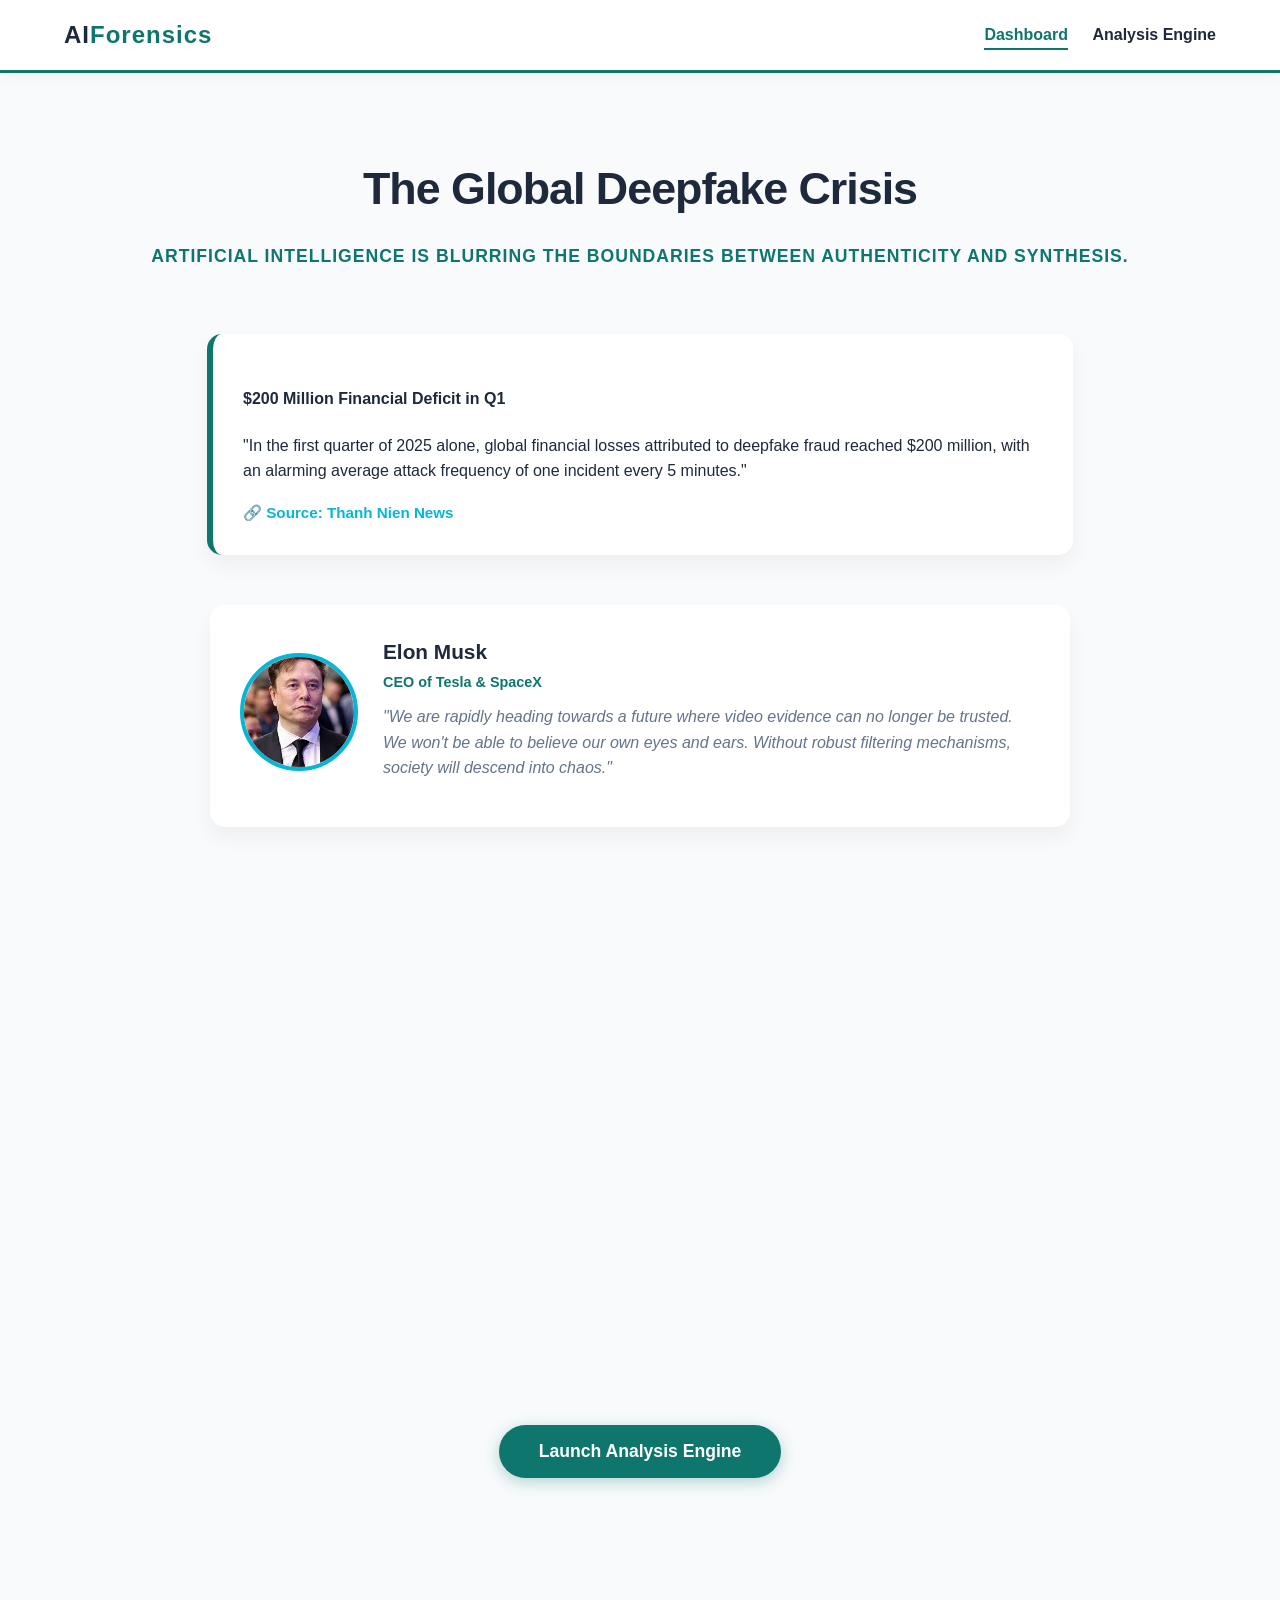
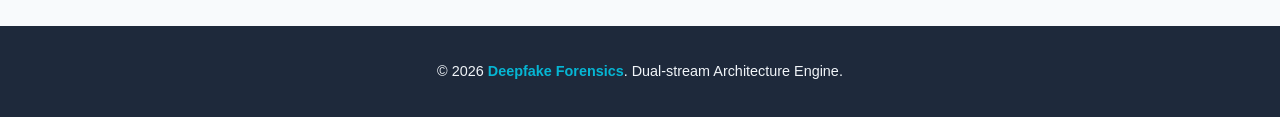
<file: system/process_system/frontend/home/index.html>
<!DOCTYPE html>
<html lang="en">
<head>
    <meta charset="UTF-8">
    <meta name="viewport" content="width=device-width, initial-scale=1.0">
    <title>Dashboard - Deepfake Forensics</title>
    <link rel="stylesheet" href="../shared/global.css">
    <link rel="stylesheet" href="home.css">
</head>
<body>

    <div id="header-placeholder"></div>

    <div class="page-content">
        <div class="hero">
            <h1>The Global Deepfake Crisis</h1>
            <p>ARTIFICIAL INTELLIGENCE IS BLURRING THE BOUNDARIES BETWEEN AUTHENTICITY AND SYNTHESIS.</p>
        </div>
        
        <div class="news-grid">
            <div class="news-card scroll-item">
                <h4>$200 Million Financial Deficit in Q1</h4>
                <p>"In the first quarter of 2025 alone, global financial losses attributed to deepfake fraud reached $200 million, with an alarming average attack frequency of one incident every 5 minutes."</p>
                <a href="https://thanhnien.vn/ai-va-deepfake-khien-mat-thay-tai-nghe-khong-con-dang-tin-185260129201303542.htm" target="_blank">🔗 Source: Thanh Nien News</a>
            </div>

            <div class="quote-card scroll-item">
                <div class="quote-avatar">
                    <img src="../picture/elon_musk.jpg" alt="Elon Musk">
                </div>
                <div class="quote-content">
                    <h4>Elon Musk</h4>
                    <span class="role">CEO of Tesla & SpaceX</span>
                    <p>"We are rapidly heading towards a future where video evidence can no longer be trusted. We won't be able to believe our own eyes and ears. Without robust filtering mechanisms, society will descend into chaos."</p>
                </div>
            </div>

            <div class="quote-card scroll-item">
                <div class="quote-avatar">
                    <img src="../picture/sundar_pichai.jpg" alt="Sundar Pichai">
                </div>
                <div class="quote-content">
                    <h4>Sundar Pichai</h4>
                    <span class="role">CEO of Google & Alphabet</span>
                    <p>"Deepfakes present a critical challenge to global cybersecurity. They directly threaten the integrity of digital information. Google is investing billions into forensic research to mitigate this threat."</p>
                </div>
            </div>

            <div class="quote-card scroll-item">
                <div class="quote-avatar">
                    <img src="../picture/brad_smith.jpg" alt="Brad Smith">
                </div>
                <div class="quote-content">
                    <h4>Brad Smith</h4>
                    <span class="role">President & Vice Chair of Microsoft</span>
                    <p>"Our greatest fear shouldn't be AI achieving sentience, but rather human actors leveraging AI—like deepfake technology—to deceive each other on an unprecedented, industrial scale."</p>
                </div>
            </div>

            <div class="scroll-item" style="margin-top: 30px;">
                <button class="btn-try-now" onclick="window.location.href='../detect/index.html'">Launch Analysis Engine</button>
            </div>
        </div>
    </div>

    <div id="footer-placeholder"></div>

    <script src="../shared/components.js"></script>
    <script src="home.js"></script>
</body>
</html>
</file>
<file: system/process_system/frontend/shared/global.css>
/* ================= GLOBAL COLOR PALETTE & UI CONFIG ================= */
:root {
    --primary-color: #0f766e; /* Deep Teal */
    --primary-cyan: #06b6d4;
    --bg-light: #f8fafc; 
    
    --text-dark: #1e293b; 
    --text-muted: #64748b; 
    --card-bg: #ffffff;
    
    /* Forensic Status Colors */
    --danger: #ef4444;    /* Deepfake */
    --success: #10b981;   /* Authentic */
    --warning: #f59e0b;   /* Suspicious/Edited */
}

body {
    background-color: var(--bg-light);
    color: var(--text-dark);
    font-family: 'Segoe UI', Tahoma, Geneva, Verdana, sans-serif;
    margin: 0; 
    padding: 0; 
    padding-top: 75px; 
    line-height: 1.6; 
    overflow-x: hidden;
}

/* HEADER */
header {
    background-color: var(--card-bg);
    border-bottom: 3px solid var(--primary-color);
    padding: 1rem 5%;
    display: flex; justify-content: space-between; align-items: center;
    box-shadow: 0 4px 15px rgba(0, 0, 0, 0.04);
    position: fixed; 
    top: 0; 
    left: 0;
    width: 100%;
    box-sizing: border-box; 
    z-index: 9999; 
}

.logo { font-size: 1.5rem; font-weight: 900; letter-spacing: 1px; text-decoration: none; color: var(--text-dark); }
.logo span { color: var(--primary-color); }

nav a {
    text-decoration: none;
    font-size: 1rem; font-weight: 600; color: var(--text-dark);
    margin-left: 20px; padding-bottom: 5px; transition: 0.3s; border-bottom: 2px solid transparent;
}
nav a:hover, nav a.active { color: var(--primary-color); border-bottom: 2px solid var(--primary-color); }

/* FOOTER */
footer {
    text-align: center; padding: 20px; margin-top: 50px;
    background: #1e293b; color: #f1f5f9; font-size: 0.9rem;
}
footer span { color: var(--primary-cyan); font-weight: bold; }
</file>
<file: system/process_system/frontend/home/home.css>
.page-content { padding: 3rem 5%; }
.hero { text-align: center; margin-bottom: 4rem; }
.hero h1 { font-size: 2.8rem; margin-bottom: 10px; color: var(--text-dark); letter-spacing: -1px;}
.hero p { font-size: 1.1rem; color: var(--primary-color); font-weight: bold; letter-spacing: 1px;}

.news-grid { display: flex; flex-direction: column; align-items: center; gap: 50px; perspective: 1000px; padding-bottom: 50px; }

.news-card, .quote-card {
    width: 80%; max-width: 800px; background: var(--card-bg); border-radius: 15px; padding: 30px;
    opacity: 0; transform: translateY(100px) rotateX(-15deg) scale(0.9);
    transition: all 0.8s cubic-bezier(0.25, 0.8, 0.25, 1);
    box-shadow: 0 10px 20px rgba(0,0,0,0.05), inset 0 1px 0 rgba(255,255,255,0.8);
}
.news-card { border-left: 6px solid var(--primary-color); }
.news-card a { color: var(--primary-cyan); text-decoration: none; font-weight: bold; font-size: 0.95rem;}
.news-card a:hover { text-decoration: underline; }

.quote-card { display: flex; align-items: center; gap: 25px; position: relative; overflow: hidden; }

.scroll-item.show { opacity: 1; transform: translateY(0) rotateX(0) scale(1); }
.news-card:hover, .quote-card:hover { transform: translateY(-10px) scale(1.02); box-shadow: 0 25px 50px rgba(15, 118, 110, 0.15); }

.quote-avatar img { width: 110px; height: 110px; border-radius: 50%; object-fit: cover; border: 4px solid var(--primary-cyan); }
.quote-content h4 { margin: 0; font-size: 1.3rem; color: var(--text-dark);}
.quote-content .role { font-size: 0.9rem; color: var(--primary-color); font-weight: bold; }
.quote-content p { font-style: italic; color: var(--text-muted); margin-top: 10px; line-height: 1.6;}

/* Button Try Now */
.btn-try-now {
    padding: 16px 40px; background-color: var(--primary-color); color: #fff; 
    border: none; border-radius: 30px; font-weight: bold; font-size: 1.1rem;
    cursor: pointer; transition: all 0.3s ease; box-shadow: 0 4px 15px rgba(15, 118, 110, 0.3);
}
.btn-try-now:hover { background-color: #115e59; transform: translateY(-3px); box-shadow: 0 8px 25px rgba(15, 118, 110, 0.4); }
</file>
